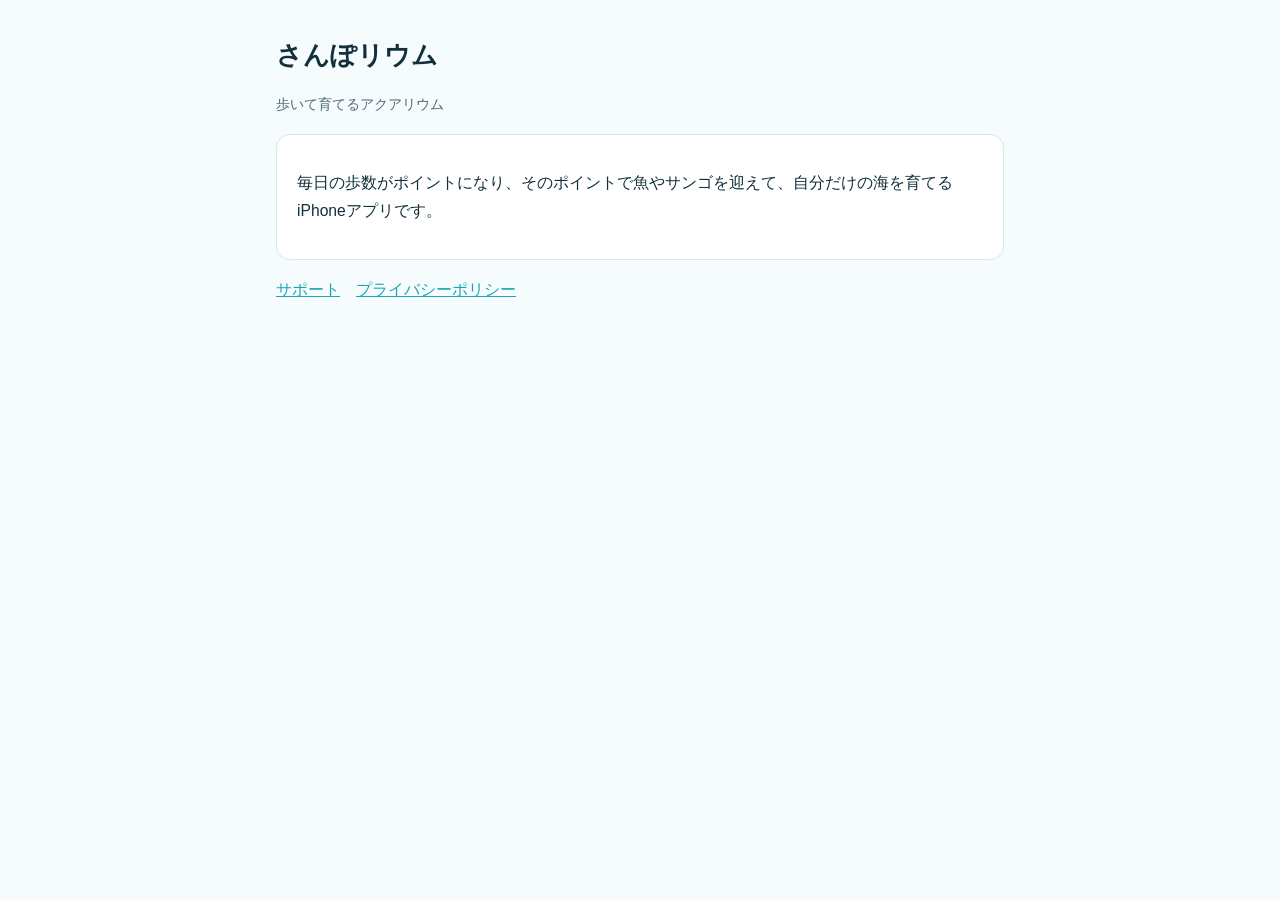
<file: index.html>
<!DOCTYPE html>
<html lang="ja"><head><meta charset="utf-8"><meta name="viewport" content="width=device-width,initial-scale=1">
<title>さんぽリウム</title><link rel="stylesheet" href="style.css"></head>
<body><main>
<h1>さんぽリウム</h1>
<p class="sub">歩いて育てるアクアリウム</p>
<div class="card">
<p>毎日の歩数がポイントになり、そのポイントで魚やサンゴを迎えて、自分だけの海を育てるiPhoneアプリです。</p>
</div>
<nav><a href="support.html">サポート</a><a href="privacy.html">プライバシーポリシー</a></nav>
</main></body></html>
</file>
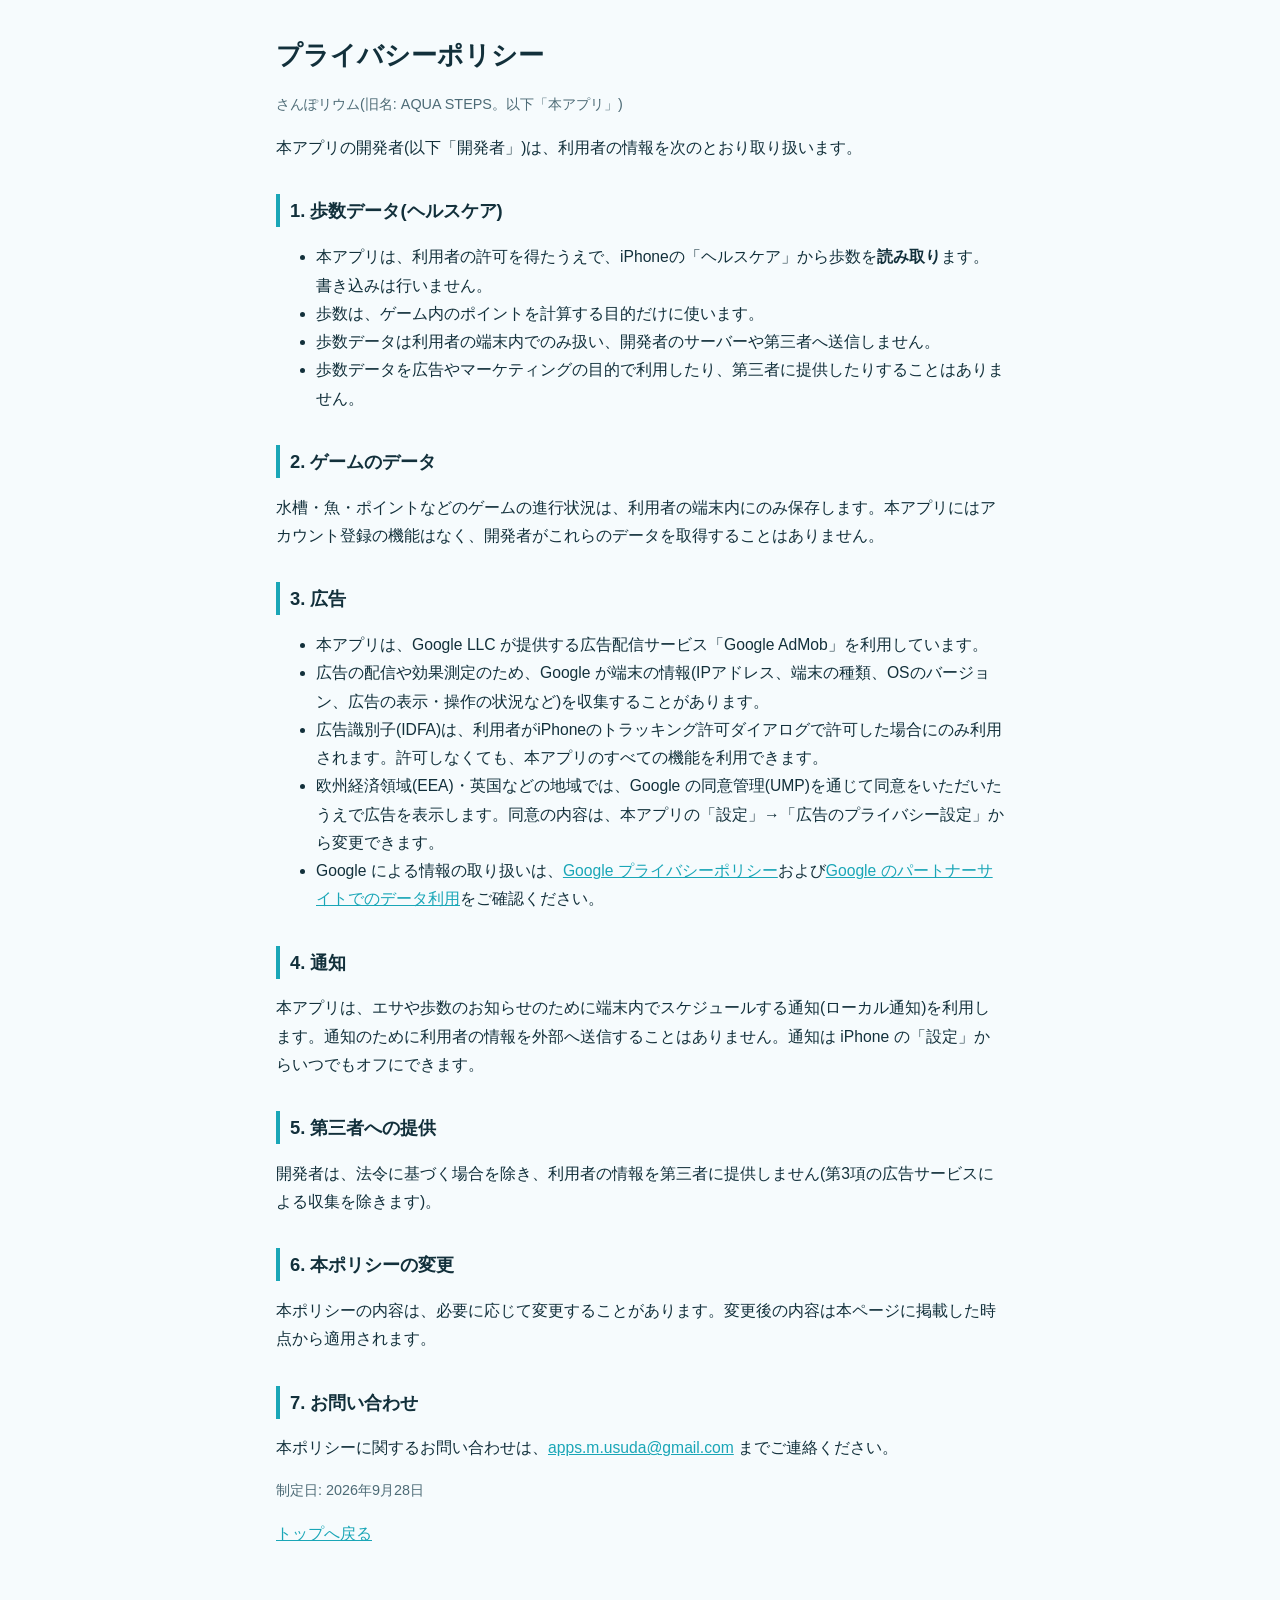
<file: privacy.html>
<!DOCTYPE html>
<html lang="ja"><head><meta charset="utf-8"><meta name="viewport" content="width=device-width,initial-scale=1">
<title>プライバシーポリシー | さんぽリウム</title><link rel="stylesheet" href="style.css"></head>
<body><main>
<h1>プライバシーポリシー</h1>
<p class="sub">さんぽリウム(旧名: AQUA STEPS。以下「本アプリ」)</p>
<p>本アプリの開発者(以下「開発者」)は、利用者の情報を次のとおり取り扱います。</p>

<h2>1. 歩数データ(ヘルスケア)</h2>
<ul>
<li>本アプリは、利用者の許可を得たうえで、iPhoneの「ヘルスケア」から歩数を<strong>読み取り</strong>ます。書き込みは行いません。</li>
<li>歩数は、ゲーム内のポイントを計算する目的だけに使います。</li>
<li>歩数データは利用者の端末内でのみ扱い、開発者のサーバーや第三者へ送信しません。</li>
<li>歩数データを広告やマーケティングの目的で利用したり、第三者に提供したりすることはありません。</li>
</ul>

<h2>2. ゲームのデータ</h2>
<p>水槽・魚・ポイントなどのゲームの進行状況は、利用者の端末内にのみ保存します。本アプリにはアカウント登録の機能はなく、開発者がこれらのデータを取得することはありません。</p>

<h2>3. 広告</h2>
<ul>
<li>本アプリは、Google LLC が提供する広告配信サービス「Google AdMob」を利用しています。</li>
<li>広告の配信や効果測定のため、Google が端末の情報(IPアドレス、端末の種類、OSのバージョン、広告の表示・操作の状況など)を収集することがあります。</li>
<li>広告識別子(IDFA)は、利用者がiPhoneのトラッキング許可ダイアログで許可した場合にのみ利用されます。許可しなくても、本アプリのすべての機能を利用できます。</li>
<li>欧州経済領域(EEA)・英国などの地域では、Google の同意管理(UMP)を通じて同意をいただいたうえで広告を表示します。同意の内容は、本アプリの「設定」→「広告のプライバシー設定」から変更できます。</li>
<li>Google による情報の取り扱いは、<a href="https://policies.google.com/privacy">Google プライバシーポリシー</a>および<a href="https://policies.google.com/technologies/partner-sites">Google のパートナーサイトでのデータ利用</a>をご確認ください。</li>
</ul>

<h2>4. 通知</h2>
<p>本アプリは、エサや歩数のお知らせのために端末内でスケジュールする通知(ローカル通知)を利用します。通知のために利用者の情報を外部へ送信することはありません。通知は iPhone の「設定」からいつでもオフにできます。</p>

<h2>5. 第三者への提供</h2>
<p>開発者は、法令に基づく場合を除き、利用者の情報を第三者に提供しません(第3項の広告サービスによる収集を除きます)。</p>

<h2>6. 本ポリシーの変更</h2>
<p>本ポリシーの内容は、必要に応じて変更することがあります。変更後の内容は本ページに掲載した時点から適用されます。</p>

<h2>7. お問い合わせ</h2>
<p>本ポリシーに関するお問い合わせは、<a href="mailto:apps.m.usuda@gmail.com">apps.m.usuda@gmail.com</a> までご連絡ください。</p>

<p class="sub">制定日: 2026年9月28日</p>
<p><a href="index.html">トップへ戻る</a></p>
</main></body></html>
</file>
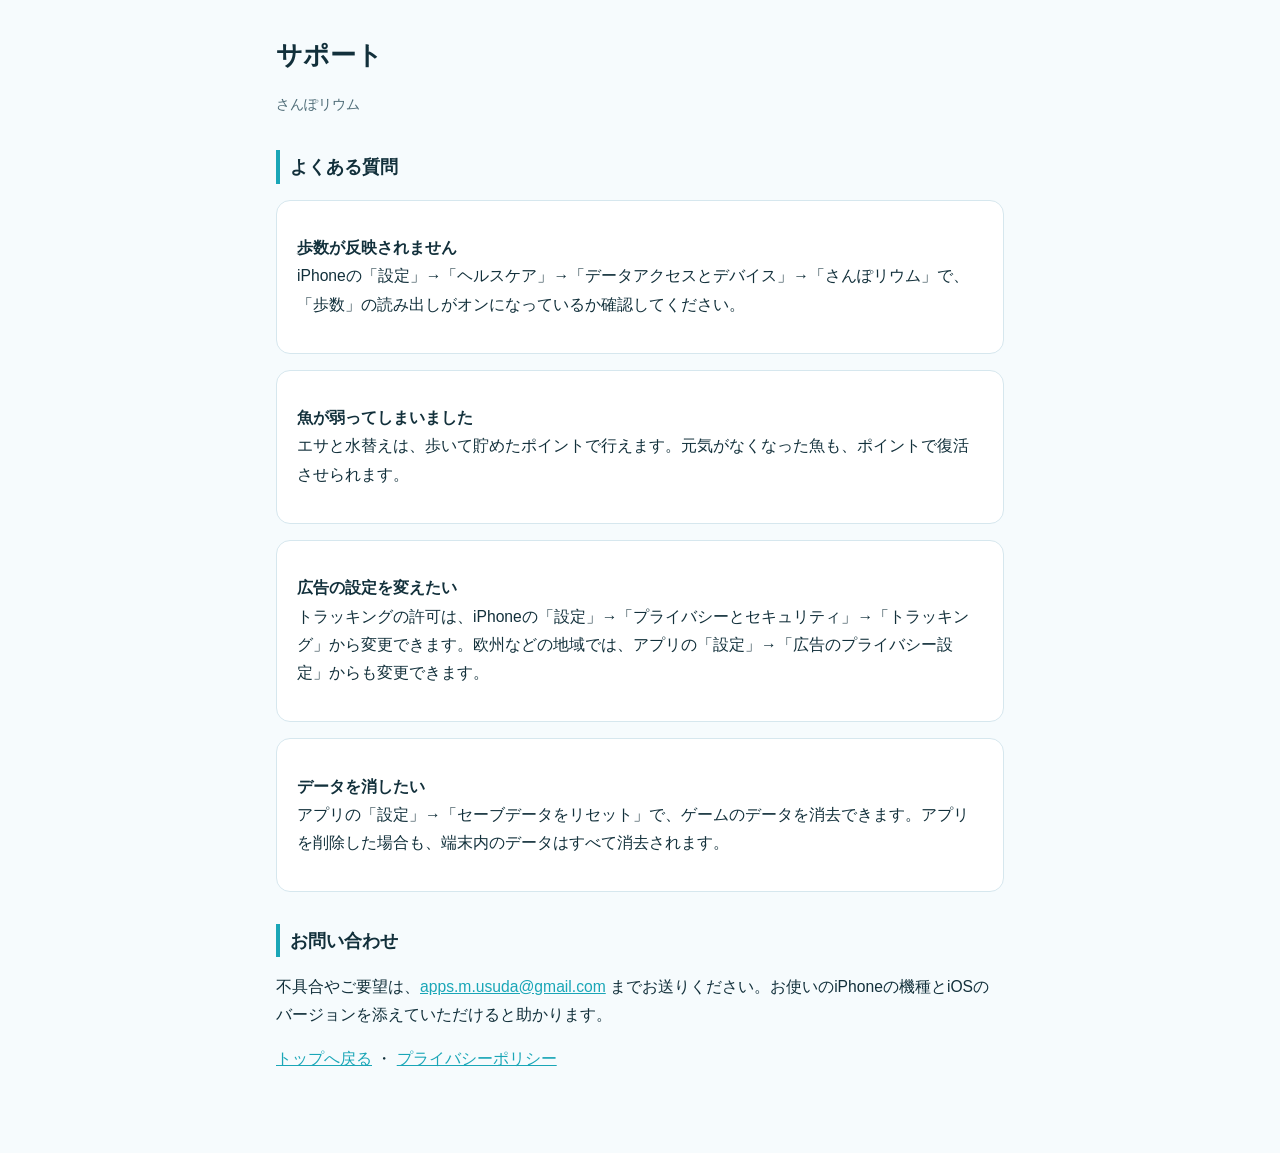
<file: support.html>
<!DOCTYPE html>
<html lang="ja"><head><meta charset="utf-8"><meta name="viewport" content="width=device-width,initial-scale=1">
<title>サポート | さんぽリウム</title><link rel="stylesheet" href="style.css"></head>
<body><main>
<h1>サポート</h1>
<p class="sub">さんぽリウム</p>

<h2>よくある質問</h2>
<div class="card">
<p><strong>歩数が反映されません</strong><br>
iPhoneの「設定」→「ヘルスケア」→「データアクセスとデバイス」→「さんぽリウム」で、「歩数」の読み出しがオンになっているか確認してください。</p>
</div>
<div class="card">
<p><strong>魚が弱ってしまいました</strong><br>
エサと水替えは、歩いて貯めたポイントで行えます。元気がなくなった魚も、ポイントで復活させられます。</p>
</div>
<div class="card">
<p><strong>広告の設定を変えたい</strong><br>
トラッキングの許可は、iPhoneの「設定」→「プライバシーとセキュリティ」→「トラッキング」から変更できます。欧州などの地域では、アプリの「設定」→「広告のプライバシー設定」からも変更できます。</p>
</div>
<div class="card">
<p><strong>データを消したい</strong><br>
アプリの「設定」→「セーブデータをリセット」で、ゲームのデータを消去できます。アプリを削除した場合も、端末内のデータはすべて消去されます。</p>
</div>

<h2>お問い合わせ</h2>
<p>不具合やご要望は、<a href="mailto:apps.m.usuda@gmail.com">apps.m.usuda@gmail.com</a> までお送りください。お使いのiPhoneの機種とiOSのバージョンを添えていただけると助かります。</p>

<p><a href="index.html">トップへ戻る</a> ・ <a href="privacy.html">プライバシーポリシー</a></p>
</main></body></html>
</file>
<file: style.css>
:root { --bg:#f6fbfd; --fg:#12303b; --sub:#4d6b76; --card:#ffffff; --line:#d6e7ee; --accent:#1aa6b7; }
@media (prefers-color-scheme: dark) { :root { --bg:#07161d; --fg:#e4f2f7; --sub:#9bb9c4; --card:#0d222b; --line:#1d3b47; --accent:#54dfe0; } }
* { box-sizing: border-box; }
body { margin:0; background:var(--bg); color:var(--fg); font-family:-apple-system,"Hiragino Sans","Noto Sans JP",sans-serif; line-height:1.8; }
main { max-width:760px; margin:0 auto; padding:32px 16px 64px; }
h1 { font-size:1.6rem; margin:0 0 4px; } h2 { font-size:1.15rem; margin:32px 0 8px; padding-left:10px; border-left:4px solid var(--accent); }
p, li { font-size:0.98rem; } .sub { color:var(--sub); font-size:0.9rem; }
.card { background:var(--card); border:1px solid var(--line); border-radius:14px; padding:18px 20px; margin:16px 0; }
a { color:var(--accent); } nav a { margin-right:16px; }
</file>
